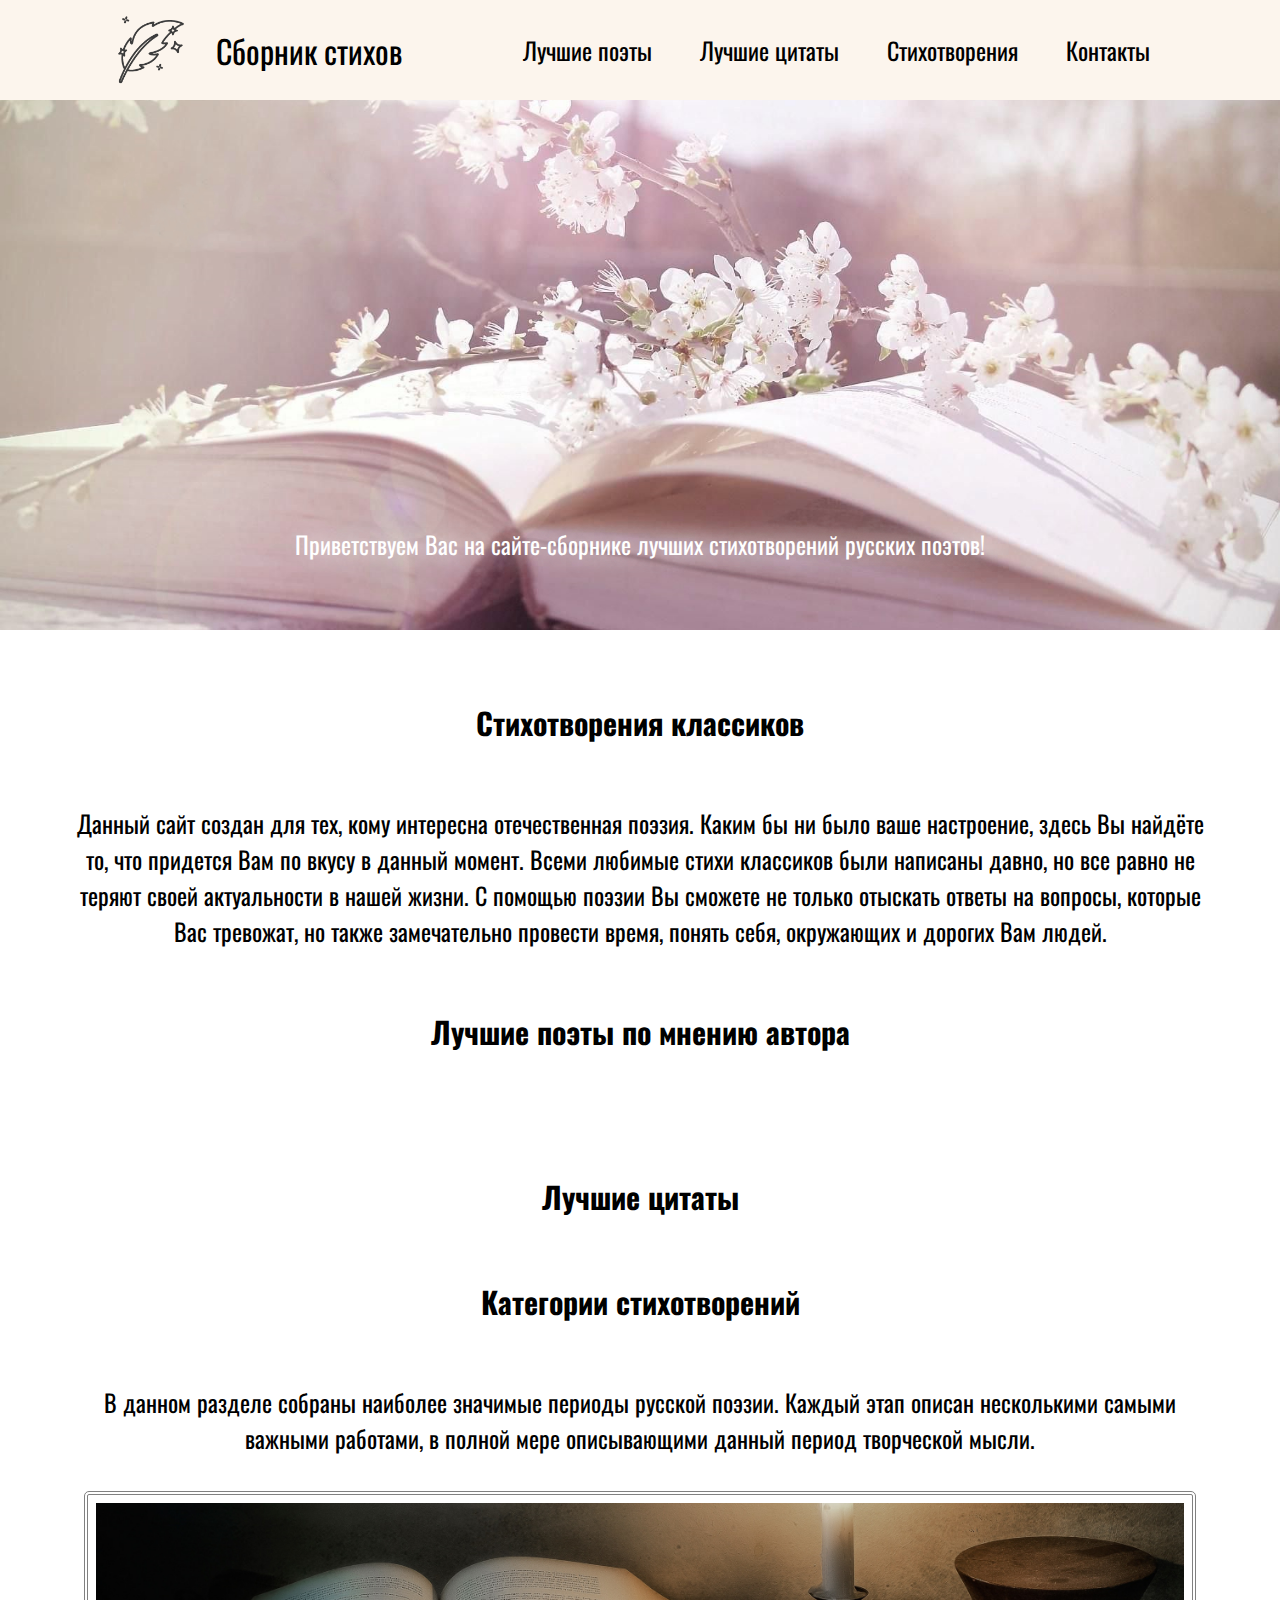
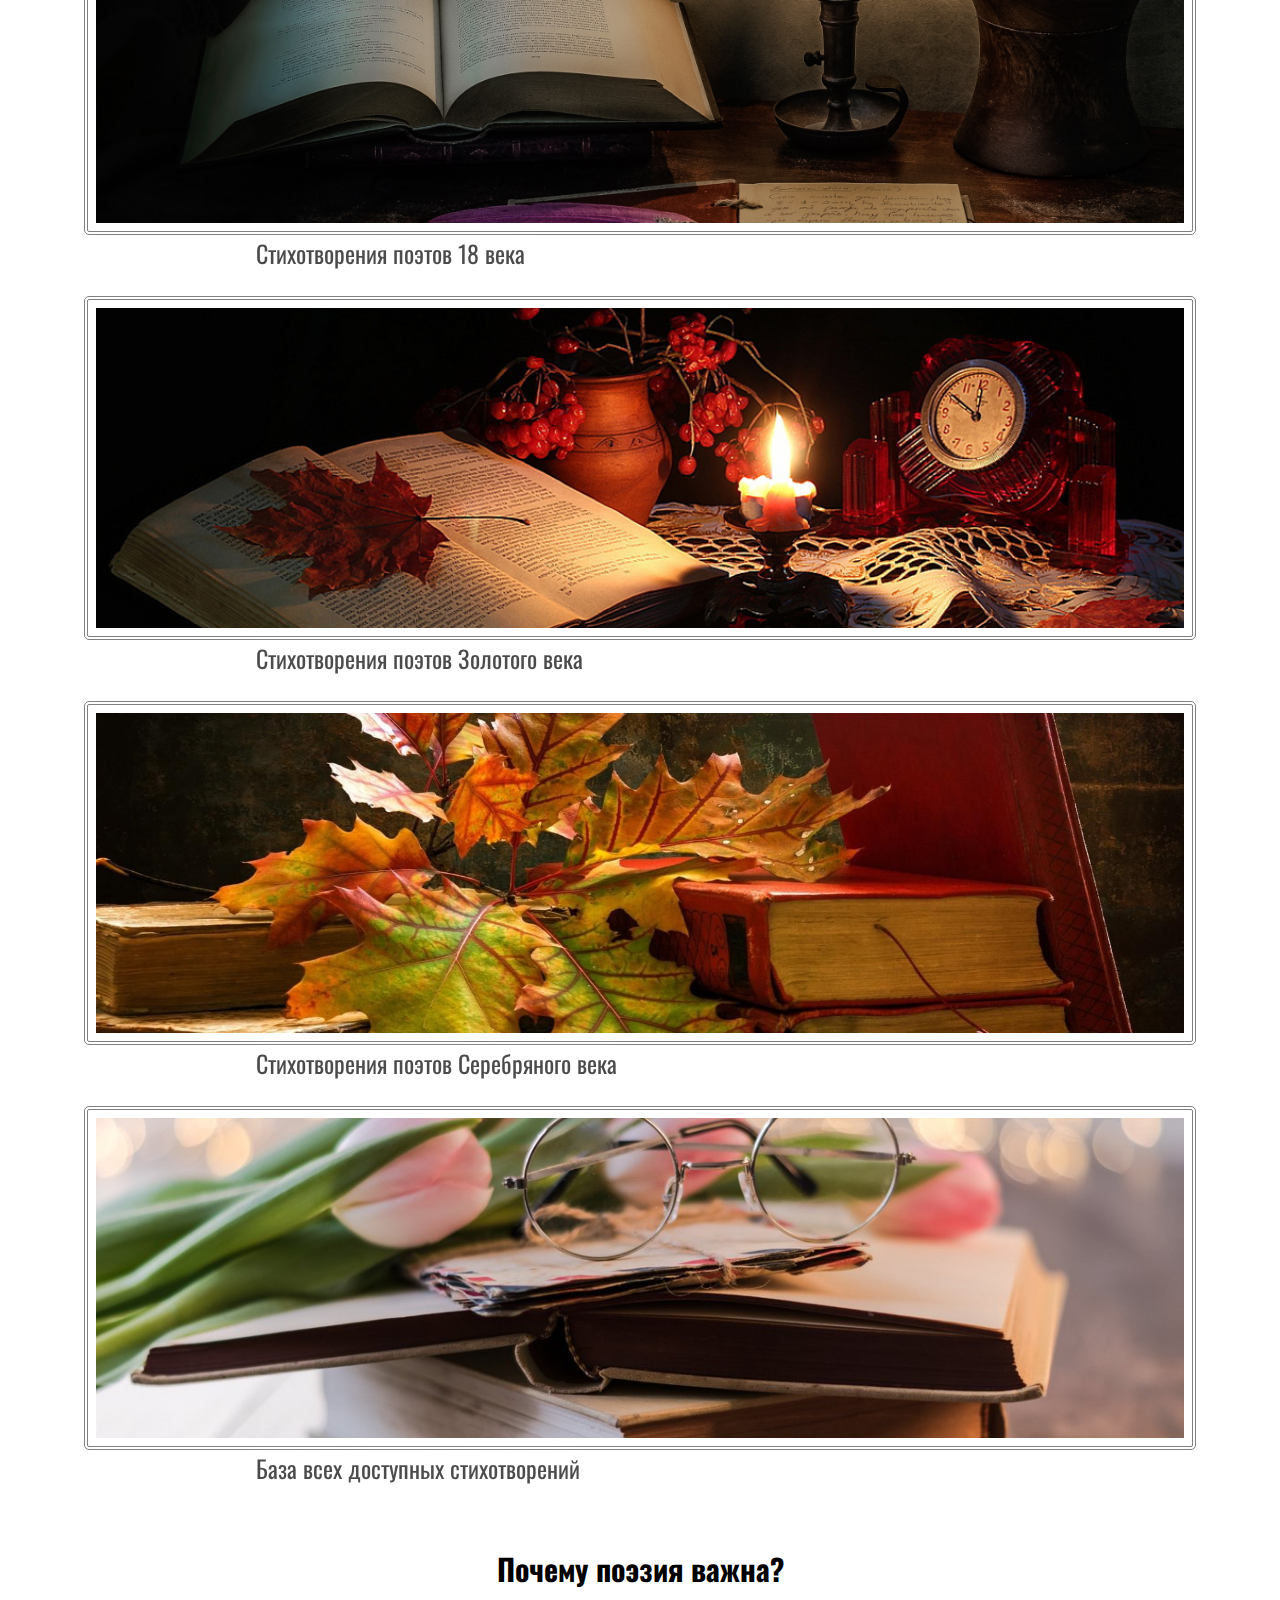
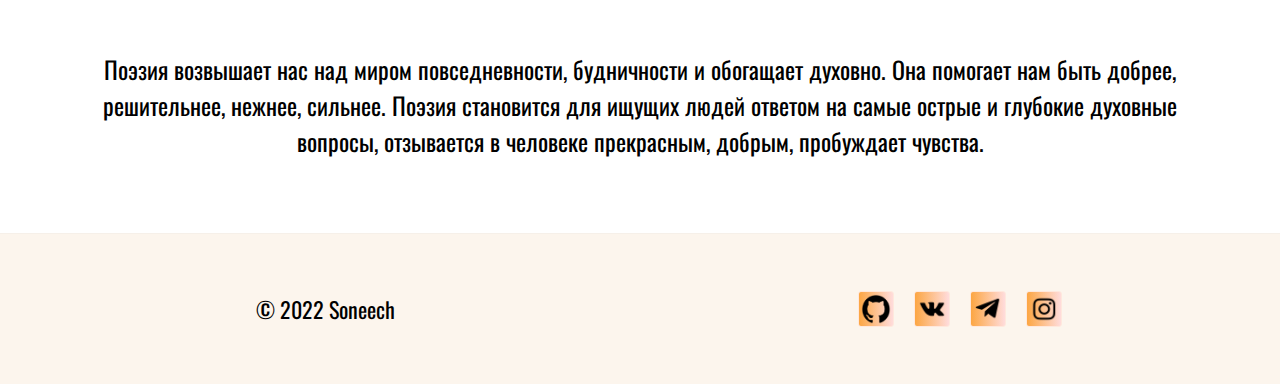
<file: index.html>
<!DOCTYPE html>
<html>
    <head>
        <meta charset="utf-8">
        <meta name="viewport" content="width=device-width, initial-scale=1.0">
        <link rel="icon" type="image/png" href="icons/main.png"/>
        <link rel="stylesheet" href="css/mainPage.css">
        <link rel="stylesheet" href="css/main.css">

        <link rel="preconnect" href="https://fonts.googleapis.com">
        <link rel="preconnect" href="https://fonts.gstatic.com" crossorigin>
        <link href="https://fonts.googleapis.com/css2?family=Oswald:wght@200&display=swap" rel="stylesheet">

        <title>Сборник стихов</title>
    </head>

    <body>
        <a id="top"></a>
        <div class="wrapper">
            <header class="main-elements">
                <div class="header-content">

                    <div class="logo-block">
                        <img
                            class="logo-image" 
                            src="icons/logo.png"
                            width="70"
                            height="70">
                        <a class="logo-text" href="#top"><p>Сборник стихов</p></a>
                    </div>
        
                    <input id="menu-checkbox" type="checkbox">

                    <label class='menu-button-container main-elements' for="menu-checkbox">
                        <div class='menu-button'></div>
                    </label>

                    <ul class="menu main-elements">
                        <li><a href="#best-poets">Лучшие поэты</a>
                        <li><a href="#quotes">Лучшие цитаты</a>
                        <li><a href="#poems">Стихотворения</a>
                        <li><a href="#bottom">Контакты</a>
                    </ul>
                </div>
            </header>

            <button class="go-top main-elements">▲</button>
            <script src="js/scrollTopButton.js"></script>

            <div class="start-image-block main-elements">
                <img
                    class="start-image"
                    src="img/start-image.png">
                <p class="start-text">Приветствуем Вас на сайте-сборнике лучших стихотворений русских поэтов!</p>
            </div>

            <div class="main main-elements">
                <div>
                    <h2>Стихотворения классиков</h2>
                    <p class="text">
                        Данный сайт создан для тех, кому интересна отечественная поэзия. 
                        Каким бы ни было ваше настроение, здесь Вы найдёте то, что придется Вам по вкусу в данный момент.
                        Всеми любимые стихи классиков были написаны давно, но все равно не теряют своей актуальности в нашей жизни. 
                        С помощью поэзии Вы сможете не только отыскать ответы на вопросы, которые Вас тревожат, 
                        но также замечательно провести время, понять себя, окружающих и дорогих Вам людей.
                        
                    </p>
                </div>
                
                <a id="best-poets"></a>
                <div class="best-gallery-block">
                    <h2>Лучшие поэты по мнению автора</h2>

                    <div class="multicol-container">
                        
                    </div>
                </div>

                <a id="quotes"></a>
                <div class="quotes-block main-elements">
                    <h2>Лучшие цитаты</h2>
                    
                </div>
                
                <a id="poems"></a>
                <div class="poems-categories-block main-elements">
                    <h2>Категории стихотворений</h2>
                    <p class="text">В данном разделе собраны наиболее значимые периоды русской поэзии. 
                        Каждый этап описан несколькими самыми важными работами, в полной мере описывающими 
                        данный период творческой мысли.</p>
                    
                    <div class="categories">
                        <div id="eighteenthCentury" class="category-block">
                            <img
                                class="category-image"
                                src="img/eighteenth_сentury.jpg">
                            <p class="category-text text1">Стихотворения поэтов 18 века</p>
                        </div>
    
                        <div id="goldenPeriod" class="category-block">
                            <img
                                class="category-image"
                                src="img/golden_period.jpg">
                            <p class="category-text text1">Стихотворения поэтов Золотого века</p>
                        </div>
    
                        <div id="silverPeriod" class="category-block">
                            <img
                                class="category-image"
                                src="img/silver_period.jfif">
                            <p class="category-text text1">Стихотворения поэтов Серебряного века</p>
                        </div>

                        <div id="allPoems" class="category-block">
                            <img
                                class="category-image"
                                src="img/all-poems.jpg"
                                onclick="window.location.href='poemsList.html'">
                            <p class="category-text text1">База всех доступных стихотворений</p>
                        </div>
                    </div>

                    <div>
                        <h2>Почему поэзия важна?</h2>
                        <p class="text">
                            Поэзия возвышает нас над миром повседневности, будничности и обогащает духовно. 
                            Она помогает нам быть добрее, решительнее, нежнее, сильнее. Поэзия становится для 
                            ищущих людей ответом на самые острые и глубокие духовные вопросы, отзывается в человеке 
                            прекрасным, добрым, пробуждает чувства. 
                        </p>
                    </div>
                    
                </div>
            </div>

            <a id="bottom"></a>
            <footer class="main-elements">
                <div class="copyright">
                    <p class="copyright-text">© 2022 Soneech</p>
                </div>

                <div class="footer-buttons">
                    
                    <button class="footer-btn btn-github" onclick="window.open('https://github.com/Soneech')">
                        <img src="icons/github.png" class="icon icon-github">
                    </button>

                    <button class="footer-btn btn-vk" onclick="window.open('https://vk.com/soneech')">
                        <img src="icons/vk.png" class="icon icon-vk"> 
                    </button>

                    <button class="footer-btn btn-telegram" onclick="window.open('https://telegram.me/sonechous')">
                        <img src="icons/telegram.png" class="icon icon-telegram">
                    </button>

                    <button class="footer-btn btn-instagram" onclick="window.open('https://www.instagram.com/sonechous')">
                        <img src="icons/instagram.png" class="icon icon-instagram">
                    </button>
                </div>
            </footer>
        </div>
    </body>

    <script src="js/scroll.js"></script>
    <script src="js/openAuthorsPage.js"></script>
    <script src="js/getBests.js"></script>
</html>
</file>
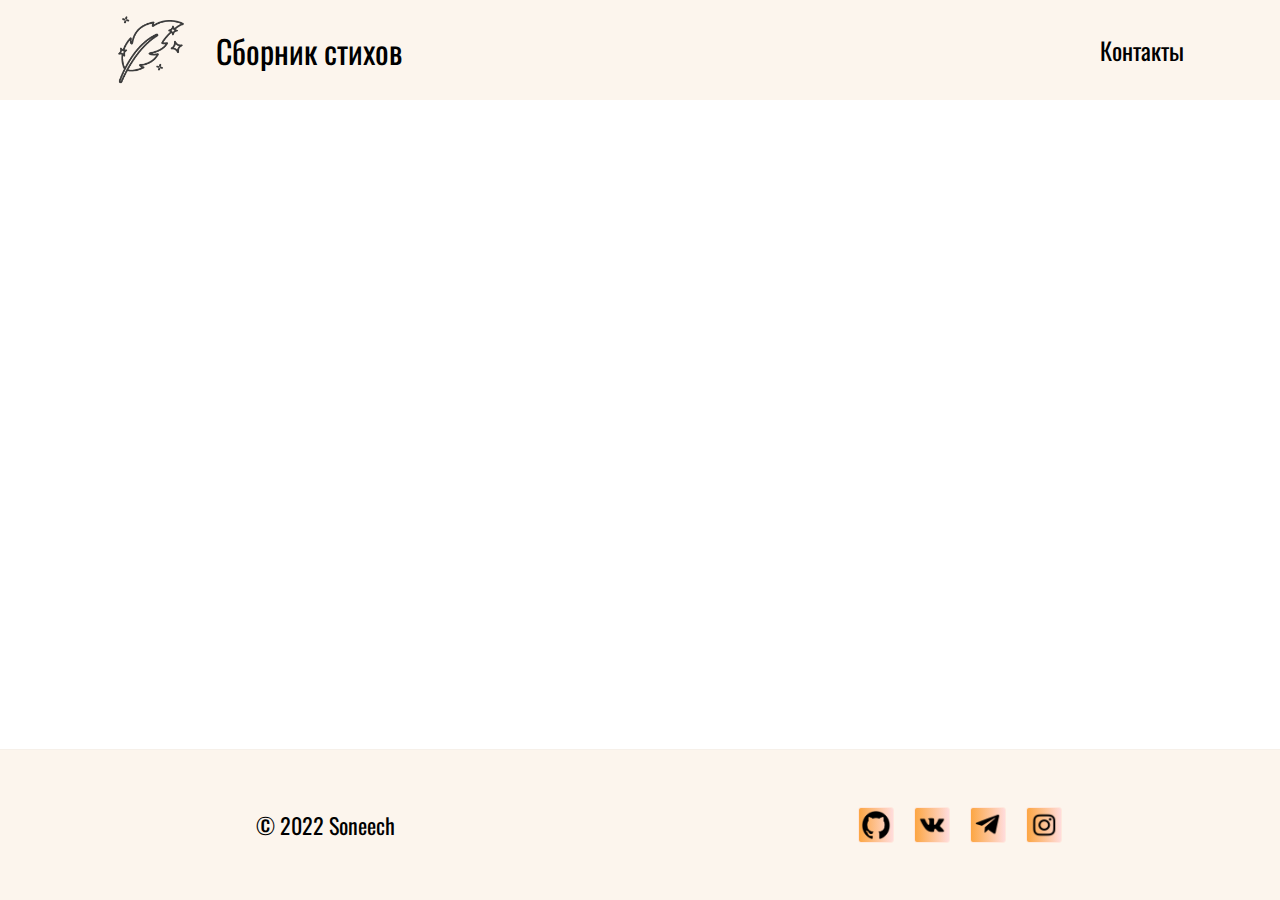
<file: authors.html>
<!DOCTYPE html>
<html>
    <head>
        <meta charset="utf-8">
        <meta name="viewport" content="width=device-width, initial-scale=1.0">
        <link rel="icon" type="image/png" href="icons/main.png"/>
        <link rel="stylesheet" href="css/authors.css">
        <link rel="stylesheet" href="css/main.css">

        <link rel="preconnect" href="https://fonts.googleapis.com">
        <link rel="preconnect" href="https://fonts.gstatic.com" crossorigin>
        <link href="https://fonts.googleapis.com/css2?family=Oswald:wght@200&display=swap" rel="stylesheet">

        <title>Сборник стихов</title>
    </head>

    <body onload="onLoad()">
        <a id="top"></a>
        <div class="wrapper">
            <header class="main-elements">
                <div class="header-content">

                    <div class="logo-block">
                        <img
                            class="logo-image" 
                            src="icons/logo.png"
                            width="70"
                            height="70">
                        <a class="logo-text" href="index.html"><p>Сборник стихов</p></a>
                    </div>
                    
                    <div class="contacts main-elements">
                        <a href="#bottom" class="contacts-text"><p>Контакты</p></a>
                    </div>

                </div>
            </header>

            <button class="go-top main-elements">▲</button>
            <script src="js/scrollTopButton.js"></script>

            <div class="main main-elements">
                <h2 class="main-text"></h2>
                <div class="authors-list">
                    
                </div>
            </div>

            <a id="bottom"></a>
            <footer class="main-elements">
                <div class="copyright">
                    <p class="copyright-text">© 2022 Soneech</p>
                </div>

                <div class="footer-buttons">
                    
                    <button class="footer-btn btn-github" onclick="window.open('https://github.com/Soneech')">
                        <img src="icons/github.png" class="icon icon-github">
                    </button>

                    <button class="footer-btn btn-vk" onclick="window.open('https://vk.com/soneech')">
                        <img src="icons/vk.png" class="icon icon-vk"> 
                    </button>

                    <button class="footer-btn btn-telegram" onclick="window.open('https://telegram.me/sonechous')">
                        <img src="icons/telegram.png" class="icon icon-telegram">
                    </button>

                    <button class="footer-btn btn-instagram" onclick="window.open('https://www.instagram.com/sonechous')">
                        <img src="icons/instagram.png" class="icon icon-instagram">
                    </button>
                </div>
            </footer>
        </div> 
    </body>
    <script src="js/getAuthors.js"></script>
    <script src="js/scroll.js"></script>
</html>
</file>
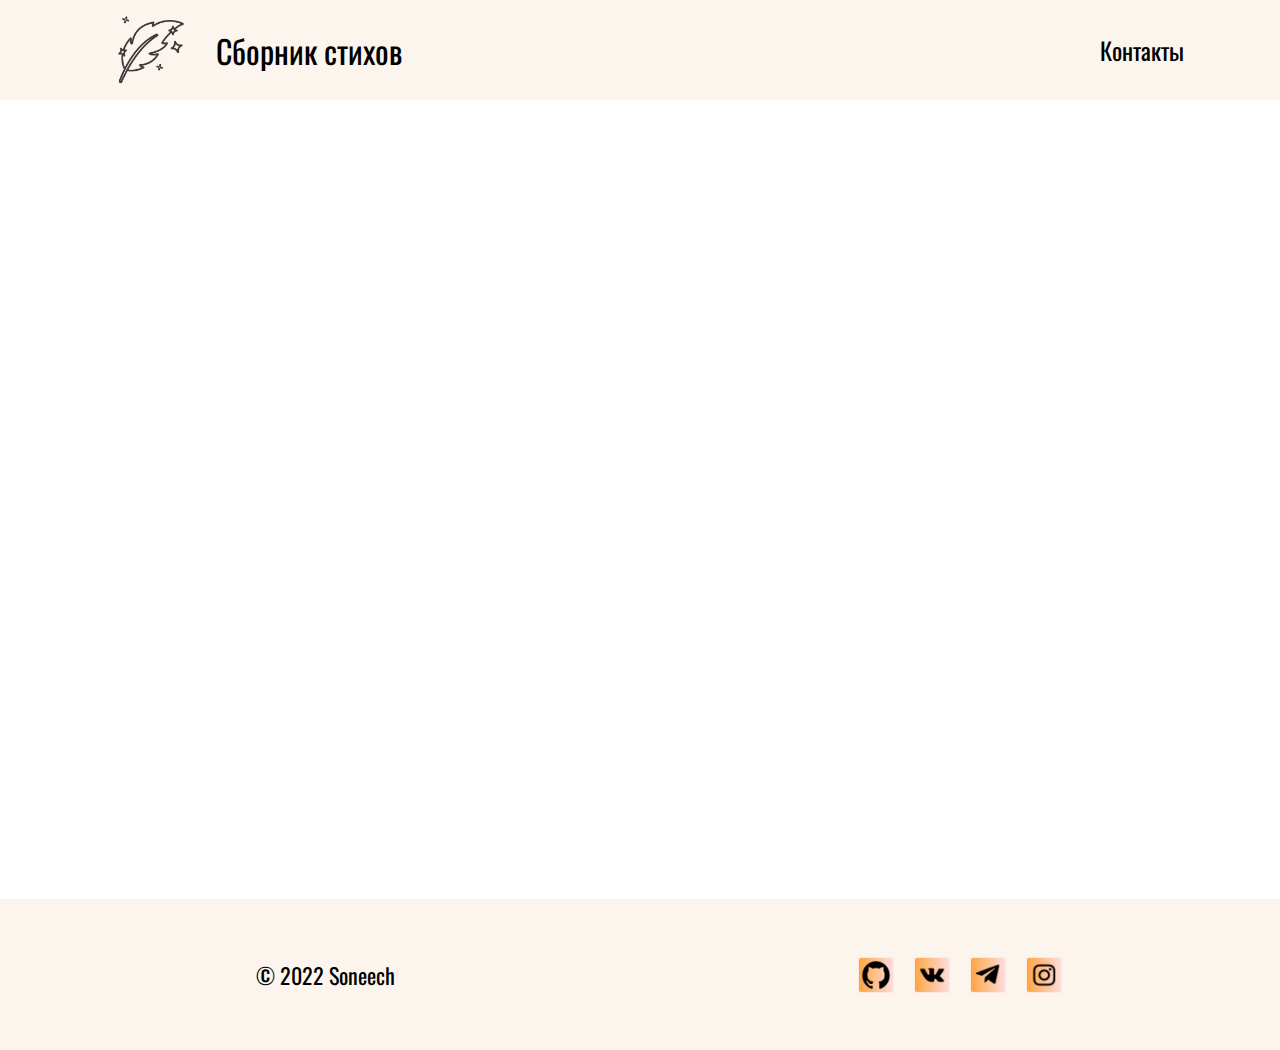
<file: poem.html>
<!DOCTYPE html>
<html>
    <head>
        <meta charset="utf-8">
        <meta name="viewport" content="width=device-width, initial-scale=1.0">
        <link rel="icon" type="image/png" href="icons/main.png"/>
        <link rel="stylesheet" href="css/poem.css">
        <link rel="stylesheet" href="css/main.css">

        <link rel="preconnect" href="https://fonts.googleapis.com">
        <link rel="preconnect" href="https://fonts.gstatic.com" crossorigin>
        <link href="https://fonts.googleapis.com/css2?family=Oswald:wght@200&display=swap" rel="stylesheet">

        <title>Сборник стихов</title>
    </head>

    <body>
        <a id="top"></a>

        <div class="wrapper">
            <header class="main-elements">
                <div class="header-content">

                    <div class="logo-block">
                        <img
                            class="logo-image" 
                            src="icons/logo.png"
                            width="70"
                            height="70">
                        <a class="logo-text" href="index.html"><p>Сборник стихов</p></a>
                    </div>

                    <div class="contacts main-elements">
                        <a href="#bottom" class="contacts-text"><p>Контакты</p></a>
                    </div>
                </div>
            </header>

            <button class="go-top main-elements">▲</button>
            <script src="js/scrollTopButton.js"></script>

            <div class="main main-elements">
                <div class="poem-block">
                    <!--
                    <h3 class="poem-name"></h3>
                    <pre class="poem"></pre>
                    <h4 class="author-name"></h4>
                    -->
                </div>
            </div>

            <a id="bottom"></a>
            <footer class="main-elements">
                <div class="copyright">
                    <p class="copyright-text">© 2022 Soneech</p>
                </div>

                <div class="footer-buttons">
                    
                    <button class="footer-btn btn-github" onclick="window.open('https://github.com/Soneech')">
                        <img src="icons/github.png" class="icon icon-github">
                    </button>

                    <button class="footer-btn btn-vk" onclick="window.open('https://vk.com/soneech')">
                        <img src="icons/vk.png" class="icon icon-vk"> 
                    </button>

                    <button class="footer-btn btn-telegram" onclick="window.open('https://telegram.me/sonechous')">
                        <img src="icons/telegram.png" class="icon icon-telegram">
                    </button>

                    <button class="footer-btn btn-instagram" onclick="window.open('https://www.instagram.com/sonechous')">
                        <img src="icons/instagram.png" class="icon icon-instagram">
                    </button>
                </div>
            </footer>
        </div>
        <script src="js/scroll.js"></script>
        <script src="js/getPoem.js"></script>
    </body>
</html>
</file>
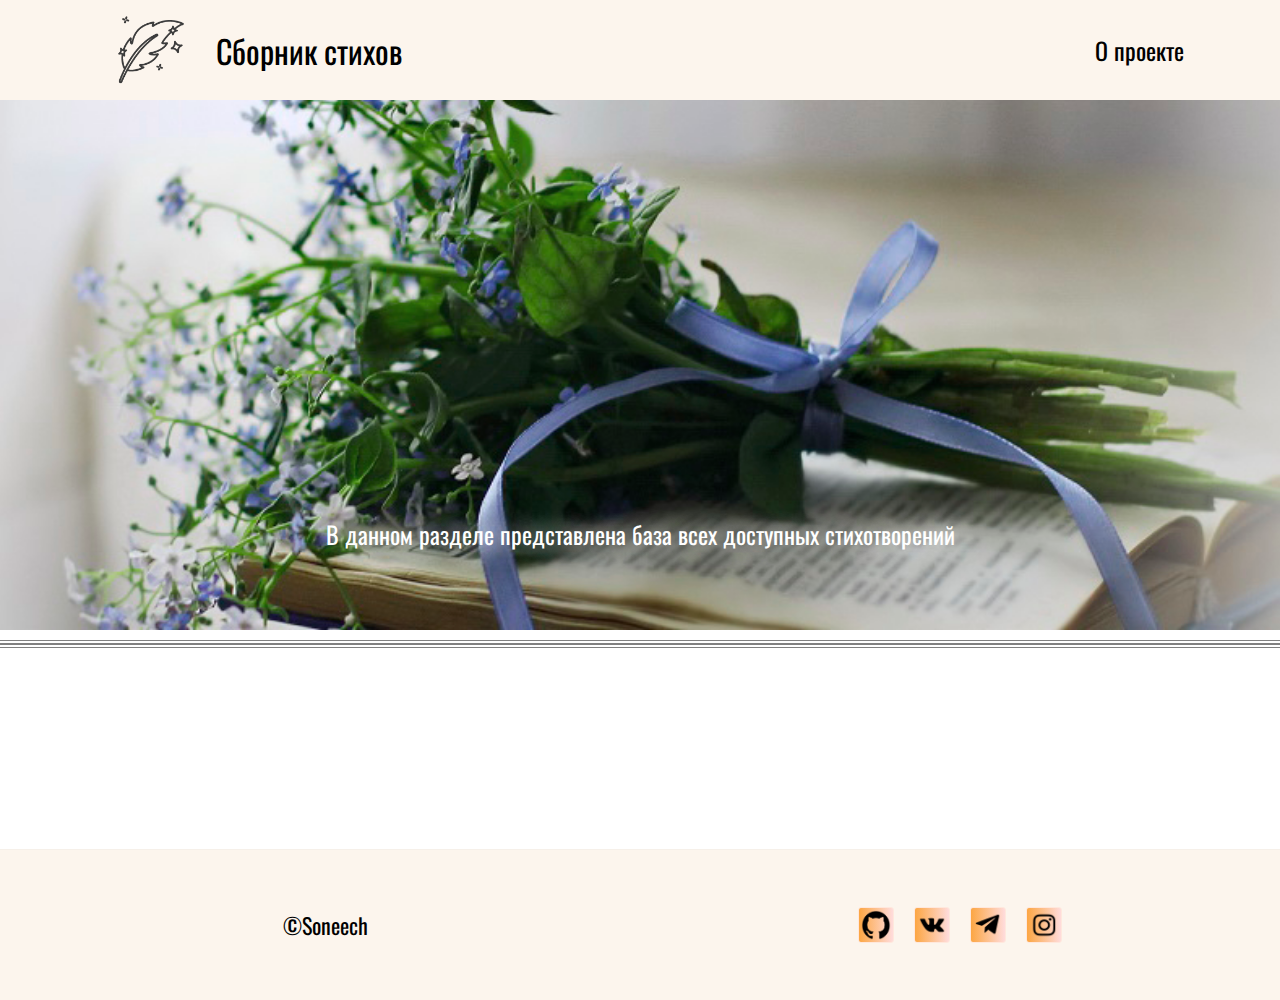
<file: poemsBase.html>
<!DOCTYPE html>
<html>
    <head>
        <meta charset="utf-8">
        <meta name="viewport" content="width=device-width, initial-scale=1.0">
        <link rel="icon" type="image/png" href="icons/main.png"/>
        <link rel="stylesheet" href="css/poemsBase.css">
        <link rel="stylesheet" href="css/main.css">

        <link rel="preconnect" href="https://fonts.googleapis.com">
        <link rel="preconnect" href="https://fonts.gstatic.com" crossorigin>
        <link href="https://fonts.googleapis.com/css2?family=Oswald:wght@200&display=swap" rel="stylesheet">

        <title>Сборник стихов</title>
    </head>

    <body>
        <a id="top"></a>

        <div class="wrapper">
            <header class="main-elements">
                <div class="header-content">

                    <div class="logo-block">
                        <img
                            class="logo-image" 
                            src="icons/logo.png"
                            width="70"
                            height="70">
                        <a class="logo-text" href="index.html"><p>Сборник стихов</p></a>
                    </div>

                    <div class="contacts main-elements">
                        <a href="about.html" class="contacts-text"><p>О проекте</p></a>
                    </div>
                </div>

                
            </header>

            <button class="go-top main-elements">▲</button>
            <script src="js/scrollTopButton.js"></script>

            <div class="main main-elements">
                <div class="start-image-block main-elements">
                    <img
                        class="start-image"
                        src="img/start-base-image.jpg">
                    <p class="start-text">В данном разделе представлена база всех доступных стихотворений</p>
                </div>

                <div class="poems-block">
                    <!--
                    <div class="poem-block">
                        <h3 class="poem-name"></h3>
                        <pre class="poem"></pre>
                        <h4 class="author-name"></h4>
                    </div>
                    -->
                </div>
            </div>

            <footer class="main-elements">
                <div class="copyright">
                    <p class="copyright-text">©Soneech</p>
                </div>

                <div class="footer-buttons">
                    
                    <button class="footer-btn btn-github" onclick="window.open('https://github.com/Soneech')">
                        <img src="icons/github.png" class="icon icon-github">
                    </button>

                    <button class="footer-btn btn-vk" onclick="window.open('https://vk.com/soneech')">
                        <img src="icons/vk.png" class="icon icon-vk"> 
                    </button>

                    <button class="footer-btn btn-telegram" onclick="window.open('https://telegram.me/sonechous')">
                        <img src="icons/telegram.png" class="icon icon-telegram">
                    </button>

                    <button class="footer-btn btn-instagram" onclick="window.open('https://www.instagram.com/sonechous')">
                        <img src="icons/instagram.png" class="icon icon-instagram">
                    </button>
                </div>
            </footer>
        </div>
        <script src="js/getAll.js"></script>
    </body>
</html>
</file>
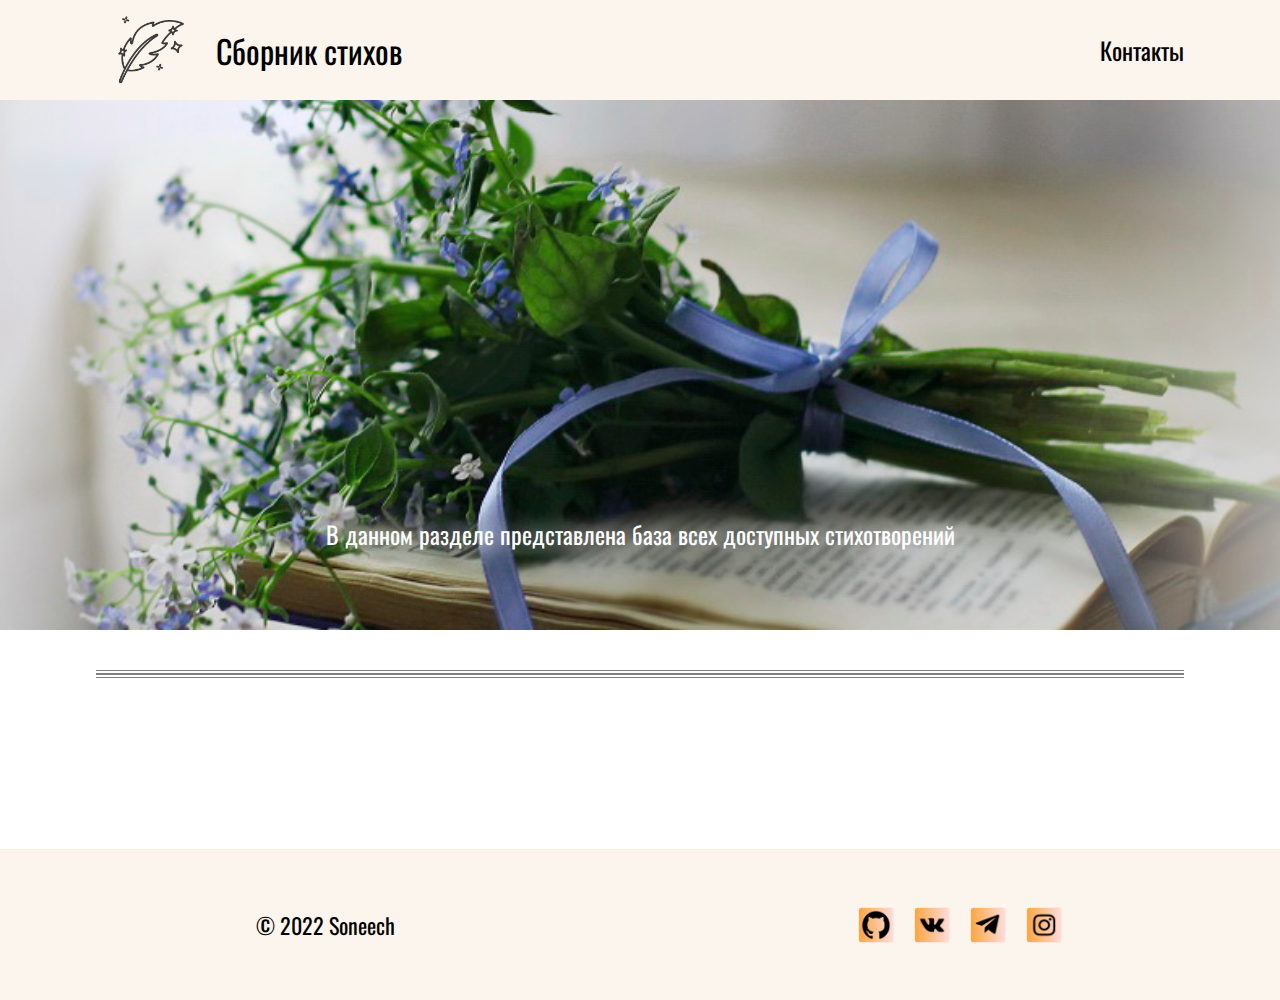
<file: poemsList.html>
<!DOCTYPE html>
<html>
    <head>
        <meta charset="utf-8">
        <meta name="viewport" content="width=device-width, initial-scale=1.0">
        <link rel="icon" type="image/png" href="icons/main.png"/>
        <link rel="stylesheet" href="css/poemsList.css">
        <link rel="stylesheet" href="css/main.css">

        <link rel="preconnect" href="https://fonts.googleapis.com">
        <link rel="preconnect" href="https://fonts.gstatic.com" crossorigin>
        <link href="https://fonts.googleapis.com/css2?family=Oswald:wght@200&display=swap" rel="stylesheet">

        <title>Сборник стихов</title>
    </head>

    <body>
        <a id="top"></a>

        <div class="wrapper">
            <header class="main-elements">
                <div class="header-content">

                    <div class="logo-block">
                        <img
                            class="logo-image" 
                            src="icons/logo.png"
                            width="70"
                            height="70">
                        <a class="logo-text" href="index.html"><p>Сборник стихов</p></a>
                    </div>

                    <div class="contacts main-elements">
                        <a href="#bottom" class="contacts-text"><p>Контакты</p></a>
                    </div>
                </div>

                
            </header>

            <button class="go-top main-elements">▲</button>
            <script src="js/scrollTopButton.js"></script>

            <div class="main main-elements">
                <div class="start-image-block main-elements">
                    <img
                        class="start-image"
                        src="img/start-base-image.jpg">
                    <p class="start-text">В данном разделе представлена база всех доступных стихотворений</p>
                </div>

                <div class="poems-block">
                    <!--
                    <div class="poem-block">
                        <h3 class="poem-name"></h3>
                        <h4 class="author-name"></h4>
                    </div>
                    -->
                </div>
            </div>

            <a id="bottom"></a>
            <footer class="main-elements">
                <div class="copyright">
                    <p class="copyright-text">© 2022 Soneech</p>
                </div>

                <div class="footer-buttons">
                    
                    <button class="footer-btn btn-github" onclick="window.open('https://github.com/Soneech')">
                        <img src="icons/github.png" class="icon icon-github">
                    </button>

                    <button class="footer-btn btn-vk" onclick="window.open('https://vk.com/soneech')">
                        <img src="icons/vk.png" class="icon icon-vk"> 
                    </button>

                    <button class="footer-btn btn-telegram" onclick="window.open('https://telegram.me/sonechous')">
                        <img src="icons/telegram.png" class="icon icon-telegram">
                    </button>

                    <button class="footer-btn btn-instagram" onclick="window.open('https://www.instagram.com/sonechous')">
                        <img src="icons/instagram.png" class="icon icon-instagram">
                    </button>
                </div>
            </footer>
        </div>
        <script src="js/getPoemsList.js"></script>
        <script src="js/scroll.js"></script>
    </body>
</html>
</file>
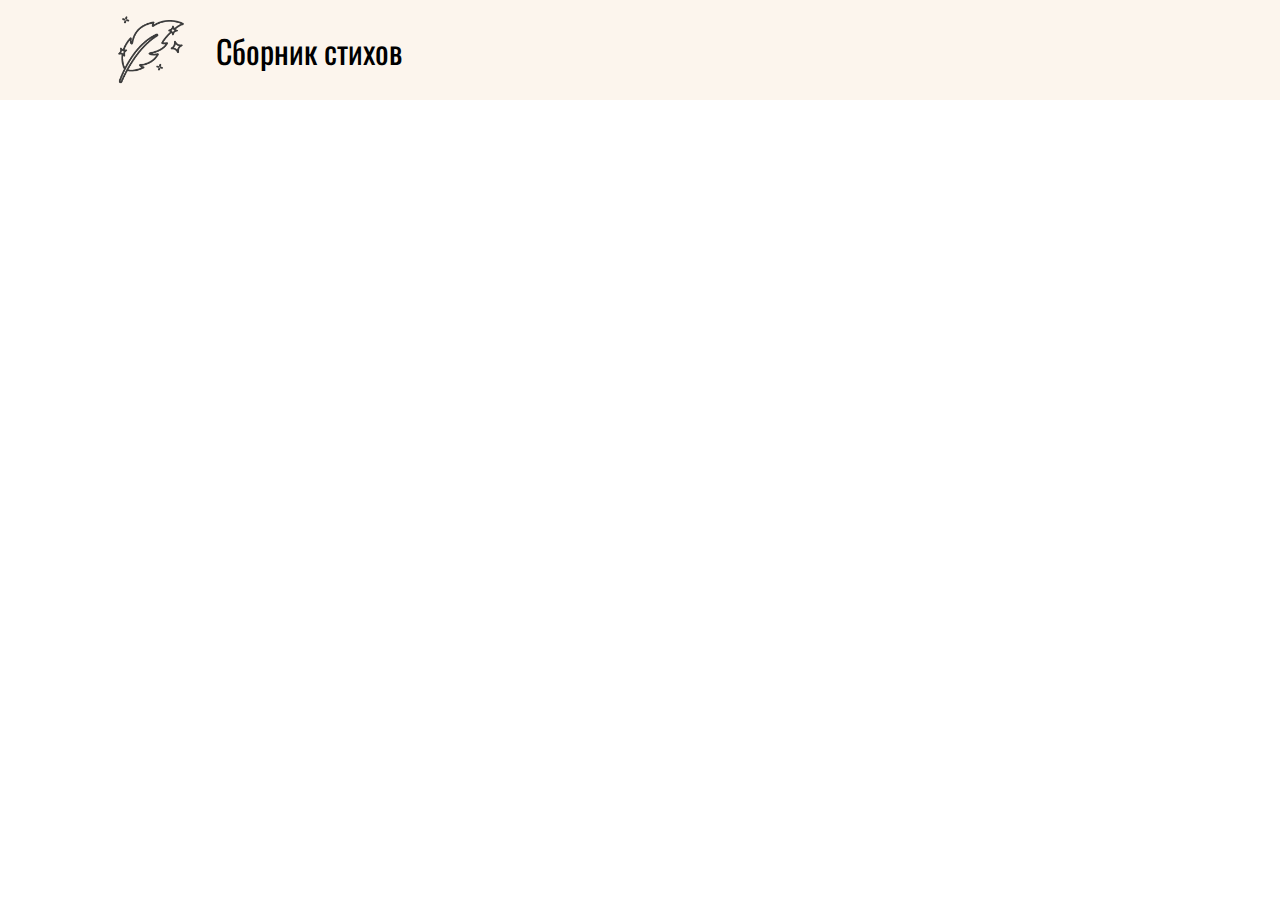
<file: testPage.html>
<!DOCTYPE html>
<html>
    <head>
        <meta charset="utf-8">
        <meta name="viewport" content="width=device-width, initial-scale=1.0">
        <link rel="icon" type="image/png" href="icons/main.png"/>
        <link rel="stylesheet" href="css/main.css">

        <link rel="preconnect" href="https://fonts.googleapis.com">
        <link rel="preconnect" href="https://fonts.gstatic.com" crossorigin>
        <link href="https://fonts.googleapis.com/css2?family=Oswald:wght@200&display=swap" rel="stylesheet">

        <title>Сборник стихов</title>
    </head>

    <body>
        <a id="top"></a>
        <div class="wrapper">
            <header class="main-elements">
                <div class="header-content">

                    <div class="logo-block">
                        <img
                            class="logo-image" 
                            src="icons/logo.png"
                            width="70"
                            height="70">
                        <a class="logo-text" href="index.html"><p>Сборник стихов</p></a>
                    </div>    
                </div>
            </header>

            <div class="main">
                
            </div>
        </div> 
    </body>
</html>
</file>
<file: css/mainPage.css>
.main-elements {
    --base-shadow: 0px 0px 15px 1px #c1c1c169;
    --base-background-color: #fcf5ed;
    --base-text-color-hover: #787878;
    --elements-color: #555555;
    --header-height: 100px;
    --footer-height: 150px;
}

.start-image-block {
    margin-top: var(--header-height);
    height: 540px;
}

.start-image {
    object-fit: cover;
    width: 100%;
    height: 530px;
    filter: contrast(110%);
    filter: hue-rotate(10deg);
    z-index: 1;
}

.start-text {
    font-size: 24px;
    position: relative;
    bottom: 110px;
    text-align: center;
    color: white;
    margin-left: 20px;
    margin-right: 20px;
    text-shadow: 10px 0px 25px white;
    transition: 1s;
}

.start-text:hover {
    font-size: 25px;
    transition: 1s;
}

.menu {
    display: flex;
    flex-direction: row;
    align-items: center;
    list-style-type: none;
    padding-right: 10px;
}

.menu > li > a {
    margin-left: 1em;
    margin-right: 1em;
    overflow: hidden;
    text-decoration: none;
    color: black;
    transition: 0.5s;
}

.menu > li > a:hover {
    transition: 0.5s;
    color: var(--base-text-color-hover);
}

.menu-button-container {
    display: none;
    height: 100%;
    width: 30px;
    cursor: pointer;
    flex-direction: column;
    justify-content: center;
    align-items: center;
    padding-right: 30px;
}

#menu-checkbox {
    visibility: hidden;
}

.menu-button, .menu-button::before, .menu-button::after {
    display: block;
    position: absolute;
    height: 4px;
    width: 30px;
    transition: transform 400ms cubic-bezier(0.23, 1, 0.32, 1);
    border-radius: 2px;
    background-color: var(--elements-color);
    transition: 0.3s;
}

.menu-button::before {
    content: '';
    margin-top: -8px;
}

.menu-button::after {
    content: '';
    margin-top: 8px;
}

#menu-checkbox:checked + .menu-button-container .menu-button::before {
    margin-top: 0px;
    transition: 0.3s;
    transform: rotate(45deg);
}

#menu-checkbox:checked + .menu-button-container .menu-button {
    background: #ffffff00;
}

#menu-checkbox:checked + .menu-button-container .menu-button::after {
    margin-top: 0px;
    transition: 0.3s;
    transform: rotate(-45deg);
}

@media (max-width: 1150px) {
    .menu-button-container {
        display: flex;
    }

    .menu {
        position: absolute;
        top: 0;
        margin-top: var(--header-height);
        left: 0;
        flex-direction: column;
        width: 100%;
        justify-content: center;
        align-items: center;
        background-color: var(--base-background-color);
    }

    .menu > li {
        display: flex;
        justify-content: center;
        width: 100%;
    }

    #menu-checkbox ~ .menu > li {
        height: 0;
        margin: 0;
        padding: 0;
        border: 0;
        transition: height 400ms cubic-bezier(0.23, 1, 0.32, 1);
    }

    #menu-checkbox:checked ~ .menu > li {
        height: 2.5em;
        padding: 0.5em;
        transition: height 400ms cubic-bezier(0.23, 1, 0.32, 1);
    }
}

.multicol-container {
    columns: 4 290px;
    column-gap: 1.5rem;
    width: 84%;
    margin: 0 auto;
}

.col-item {    
    width: 150px;
    margin: 0 1.5rem 1.5rem 0;
    display: inline-block;
    width: 100%;
    border: solid 1px grey;
    padding: 5px;
    box-shadow: 3px 3px 7px rgba(135, 135, 135, 0.5);
    border-radius: 5px;
    transition: all .25s ease-in-out;
}

.col-image {
    z-index: 1;
    width: 100%;
    border-radius: 2px;
    transition: all .25s ease-in-out;
    filter: brightness(98%);
    transition: 0.5s;
}

.col-item:hover img {
    filter: brightness(110%);
    transform: scale(1.015);
    transition: 0.5s;
}

.col-text {
    text-align: center;
}

.quotes-block {
    width: 55%;
    margin: auto;
}

.quote-block {
    font-size: 22px;
    padding: 30px;
    border-top: 3px double #0000007f;
    background: linear-gradient(to left, white, #e6e6e6, white);
    filter: brightness(110%);
    transition: 1s;
}

.quote-block:last-child {
    border-bottom: 3px double #0000007f;
}

.quote-block:hover {
    transition: 1s;
    filter: brightness(100%);
}

.quote {
    margin-bottom: 10px;
}

.quote-block > blockquote > cite > .author {
    color: #ffffff00;
    transition: 1s;
}

.quote-block:hover > blockquote > cite > .author {
    transition: 1s;
    color: black;
}

.categories {
    margin-top: 35px;
}

.category-block {
    width: 100%;
    cursor: pointer;
    margin-bottom: 25px;
}

.category-image {
    z-index: 1;
    width: 85%;
    height: 320px;
    display: block;
    margin: auto;
    object-fit: cover;
    transition: 1s;
    border: 4px double grey;
    padding: 8px;
    border-radius: 5px;
}

.category-image:hover {
    filter: blur(1.5px);
    transition: 1s;
}

.category-text {
    width: 40%;
    margin-left: 20%;
    font-size: 24px;
    opacity: 0.7;
    text-shadow: 0px 0px 35px white;
    transition: 1.5s;
}

.category-image:hover ~ .category-text {
    opacity: 1;
    transform: translate(60px, 0px);
    transition: 1.5s;
}

.author {
    cursor: pointer;
}
</file>
<file: css/main.css>
.main-elements {
    --base-shadow: 0px 0px 15px 1px #c1c1c169;
    --base-background-color: #fcf5ed;
    --base-text-color-hover: #787878;
    --elements-color: #555555;
    --header-height: 100px;
    --footer-height: 150px;
}

* {
	margin: 0;
	padding: 0;
    -webkit-tap-highlight-color: rgba(0,0,0,0);
}

html,
body {
	height: 100%;
}

.wrapper {
	position: relative;
	min-height: 100%;
}

body {
    font-size: 20px;
    font-family: 'Oswald', sans-serif;
}

.main {
    padding-bottom: calc(var(--footer-height) * 1.5);
}

header {
    display: flex;
    flex-direction: column;
    justify-content: center;
    width: 100%;
    height: var(--header-height);
    position: fixed;
    top: 0px;
    left: 0px;
    background-color: var(--base-background-color);
    font-size: 24px;
    z-index: 5;
}

.header-content {
    display: flex;
    flex-direction: row;
    width: 85%;
    margin: auto;
    justify-content: space-between;
    align-items: center;
}

.go-top {
    z-index: 3;
    position: fixed;
    right: 1.7%;
    top: 65%;
    opacity: 0;
    font-size: 22px;
    color: #c3bfba;
    background-color: var(--base-background-color);
    box-shadow: -3px 1px 13px #8585857b;
    border: 0px;
    border-radius: 50%;
    width: 50px;
    height: 50px;
    padding: 10px;
    transition: 1s;
}
  
.go-top--show {
    cursor: pointer;
    opacity: 1;
    transition: 1s;
}

.logo-block {
    display: flex;
    flex-direction: row;
    align-items: center;
}

.logo-image {
    margin-left: 20px;
    margin-top: 10px;
    margin-bottom: 10px;
    margin-right: 20px;
}

.logo-text {
    text-decoration: none;
    color: black;
    cursor: pointer;
    margin: 10px;
    font-size: 32px;
}

h2 {
    margin-top: 60px;
    margin-bottom: 60px;
    text-align: center;
}

.text {
    margin-left: 5%;
    margin-right: 5%;
    font-size: 24px;
    text-align: center;
}


footer {
    display: grid;
    grid-template-columns: 50% 50%;
    font-size: 24px;
    position: absolute;
	left: 0;
	bottom: 0;
	width: 100%;
	height: var(--footer-height);
    background-color: var(--base-background-color);
    border-top: 1px solid #f6f0e9;
}

.copyright {
    display: flex;
    align-items: center;
    justify-content: center;
    font-size: 26px;
}

.copyright-text {
    font-size: 22px;
    margin-left: 10px;
}

.footer-buttons {
    display: flex;
    justify-content: center;
    align-items: center;
}

.icon {
    width: 30px;
    z-index: 2;
}

.footer-btn {
    margin-left: 10px;
    margin-right: 10px;
    cursor: pointer;
    border-radius: 3px;
    display: flex;
    justify-content: center;
    align-items: center;
    flex-direction: column;
    border: 0.5px solid #ffe8dd;
    width: 36px;
    height: 36px;
    background: linear-gradient(to left, #ffdcdc, #fca643);
    transition: 1s;
}


.footer-btn:hover {
    transition: 1s;
    filter: brightness(110%);
}

.contacts-text {
    text-decoration: none;
    color: black;
}

@media (max-width: 560px) {
    .poem-block {
        width: 430px;
    }

    .quotes-block {
        width: 75%;
    }
}

@media (max-width: 480px) {
    .logo-text {
        font-size: 26px;
    }

    .logo-image {
        transform: scale(0.8);
    }

    .poem-block {   
        width: 280px;
        font-size: 20px;
    }

    .poem, 
    .contacts-text, 
    .text, 
    .text1, p, 
    .menu, 
    .start-text, 
    .about-text {
        font-size: 20px;
    }

    .image-block > .name, h2 {
        font-size: 24px;
    }

    .poem-name {
        font-size: 20px;
    }

    .image-block > .author-description {
        font-size: 20px;
    }
}

@media (max-width: 460px) {
    footer {
        grid-template-columns: 100%;
        grid-template-rows: 50% 50%;
        height: calc(var(--footer-height) * 1.2);

    }
}

@media (max-width: 415px) {
    .logo-text {
        font-size: 24px;
    }

    .logo-image {
        transform: scale(0.7);
    }
}

@media (max-width: 385px) {
    .logo-image {
        transform: scale(0.6);
    }
}
</file>
<file: css/authors.css>
.main-elements {
    --base-shadow: 0px 0px 15px 1px #c1c1c169;
    --base-background-color: #fcf5ed;
    --base-text-color-hover: #787878;
    --elements-color: #555555;
    --header-height: 100px;
    --footer-height: 150px;
}

.main {
    padding-top: var(--header-height);
}

.description-block {
    display: flex;
    flex-direction: row;
    align-items: center;
}

.logo-block {
    display: flex;
    flex-direction: row;
    align-items: center;
}

.logo-image {
    margin-left: 20px;
    margin-top: 10px;
    margin-bottom: 10px;
    margin-right: 20px;
}

.logo-text {
    text-decoration: none;
    color: black;
    cursor: pointer;
    margin: 10px;
    font-size: 32px;
}

h2 {
    margin-top: 60px;
    margin-bottom: 60px;
    text-align: center;
}

.text {
    margin-left: 120px;
    margin-right: 120px;
    font-size: 24px;
    text-align: center;
}

.authors-list {
    display: flex;
    flex-direction: column;
    font-size: 26px;
    text-align: center;
    width: 75%;
    margin: auto;
    padding: 20px;
}

.author-block {
    padding: 20px;
    width: 100%;
    border-top: 4px double gray;
    margin: auto;
    background: linear-gradient(to left, white, #e6e6e6, white);
    filter: brightness(110%);
    cursor: pointer;
    transition: 1s;
}

.author-block:nth-child(even) {
    width: 70%;
}

.author-block:hover {
    transition: 1s;
    filter: brightness(100%);
}

.author-block:last-child {
    filter: brightness(110%);
}
</file>
<file: css/poem.css>
.main-elements {
    --base-shadow: 0px 0px 15px 1px #c1c1c169;
    --base-background-color: #fcf5ed;
    --base-text-color-hover: #787878;
    --elements-color: #555555;
    --header-height: 100px;
    --footer-height: 150px;
}

.poem-block {
    margin: auto;
    width: 500px;
    margin-top: 150px;
}

.poem {
    font-family: 'Oswald', sans-serif;
    font-size: 24px;
    white-space: pre-wrap;
    word-wrap: break-word;
    text-align: justify;
}

.poem-name {
    margin-bottom: 25px;
}

.author-name {
    margin-top: 30px;
    font-style: italic;
    margin-left: 40%;
    cursor: pointer;
    font-size: 22px;
    transition: 1s;
}

.author-name:hover {
    transition: 1s;
    color: #686868;
}
</file>
<file: css/poemsBase.css>
.start-image-block {
    margin-top: var(--header-height);
    height: 540px;
}

.start-image {
    object-fit: cover;
    width: 100%;
    height: 530px;
    filter: contrast(110%);
    filter: hue-rotate(10deg);
    z-index: 1;
}

.start-text {
    font-size: 24px;
    position: relative;
    bottom: 120px;
    text-align: center;
    color: white;
    margin-left: 20px;
    margin-right: 20px;
    text-shadow: 10px 0px 25px white;
    transition: 1s;
}

.start-text:hover {
    font-size: 25px;
    transition: 1s;
}

.poems-block {
    display: flex;
    flex-direction: column;
    width: 100%;
    border-top: 4px double grey;
    border-bottom: 4px double grey;
}

.poem-block {
    margin: auto;
    width: 500px;
    margin-top: 30px;
    padding-bottom: 30px;
}

.poem-block:not(:last-child) {
    border-bottom: 4px double grey;
}

.poem {
    font-family: 'Oswald', sans-serif;
    font-size: 24px;
    white-space: pre-wrap;
    word-wrap: break-word;
    text-align: justify;
}

.poem-name {
    margin-bottom: 25px;
}
</file>
<file: css/poemsList.css>
.start-image-block {
    margin-top: var(--header-height);
    height: 540px;
}

.start-image {
    object-fit: cover;
    width: 100%;
    height: 530px;
    filter: contrast(110%);
    filter: hue-rotate(10deg);
    z-index: 1;
}

.start-text {
    font-size: 24px;
    position: relative;
    bottom: 120px;
    text-align: center;
    color: white;
    margin-left: 20px;
    margin-right: 20px;
    text-shadow: 10px 0px 25px white;
    transition: 1s;
}

.start-text:hover {
    font-size: 25px;
    transition: 1s;
}

.poems-block {
    display: flex;
    flex-direction: column;
    margin: auto;
    width: 85%;
    margin-top: 30px;
    border-top: 4px double grey;
    border-bottom: 4px double grey;
}

.poem-block {
    margin: auto;
    width: 500px;
    margin-top: 30px;
    padding-bottom: 30px;
    cursor: pointer;
}

.poem-block:not(:last-child) {
    border-bottom: 4px double grey;
}

.poem-name {
    margin-bottom: 25px;
}

.author-name {
    margin-top: 25px;
    margin-left: 5%;
    font-style: italic;
}
</file>
